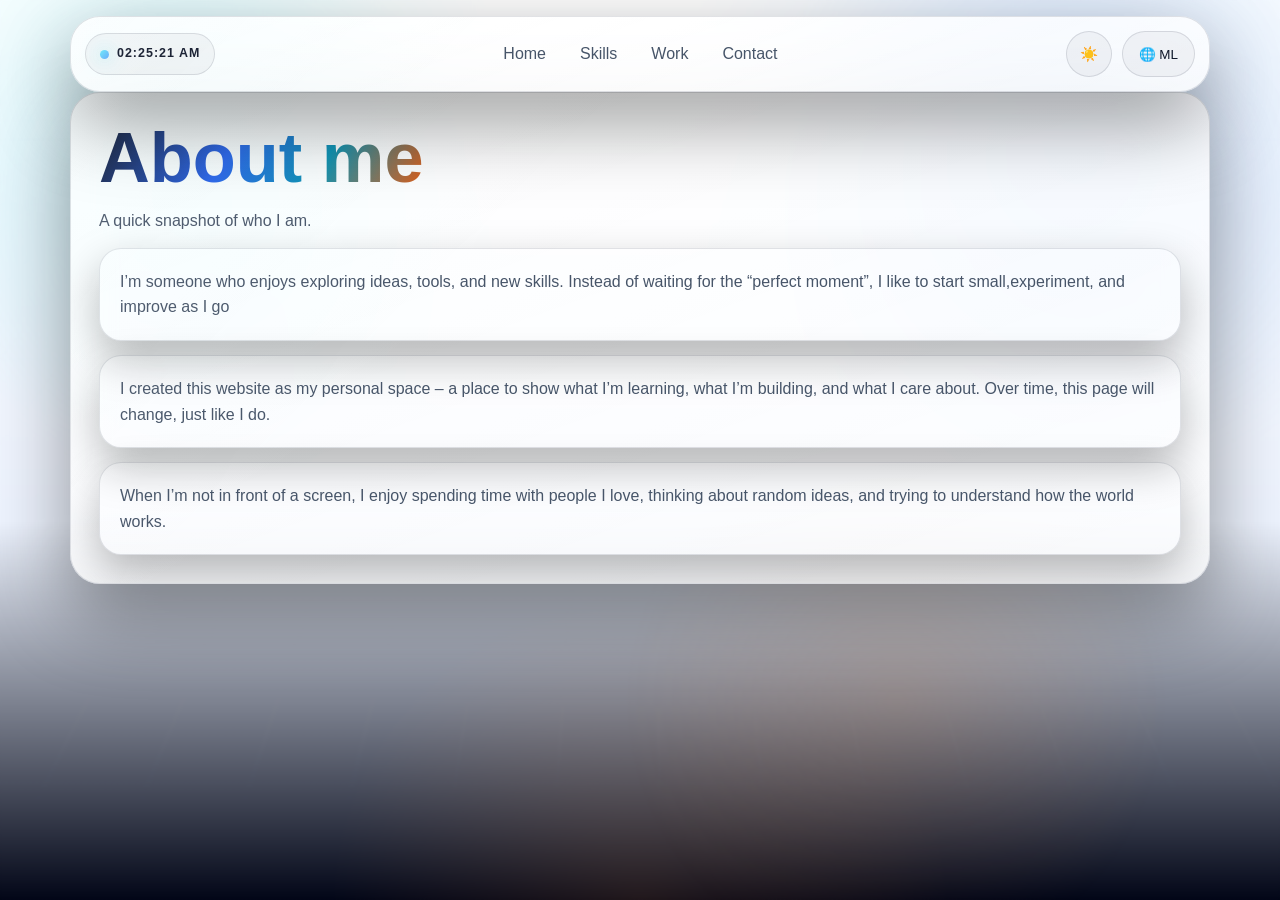
<file: about.html>
<!DOCTYPE html>
<html lang="en">
<head>
  <meta charset="UTF-8"><title>About | Mohammed Irshad VK</title>
  <meta name="viewport" content="width=device-width, initial-scale=1, viewport-fit=cover">
  <link rel="icon" type="image/png" sizes="192x192" href="icon-192.png">
  <link rel="stylesheet" href="site.css">
</head>
<body>
  <div class="menu-overlay" id="menuOverlay"></div>
  <aside class="menu-panel" id="menuPanel"><div class="menu-top"><div class="menu-title">Menu</div><button type="button" class="ghost-btn" id="menuClose">✕</button></div><div class="menu-links"><a href="index.html" class="mobile-link" data-menu-link><span>Home</span></a><a href="skills.html" class="mobile-link" data-menu-link><span>Skills</span></a><a href="work.html" class="mobile-link" data-menu-link><span>Work</span></a><a href="contact.html" class="mobile-link" data-menu-link><span>Contact</span></a></div></aside>
  <div class="bg-orbit"></div><div class="bg-grid"></div><div class="bg-fog"></div>
  <div class="page">
    <header class="site-header panel">
      <div class="logo"><span class="time-dot"></span><span id="live-time">--:--:--</span></div>
      <nav class="desktop-nav"><a class="nav-link" href="index.html">Home</a><a class="nav-link" href="skills.html">Skills</a><a class="nav-link" href="work.html">Work</a><a class="nav-link" href="contact.html">Contact</a></nav>
      <div class="header-actions"><button id="themeToggle" class="ghost-btn" type="button">🌙</button><button id="langToggle" class="ghost-btn lang-btn" type="button">🌐 ML</button><button type="button" class="ghost-btn" id="menuToggle"><span class="menu-icon"><span></span><span></span><span></span></span></button></div>
    </header>
    <main>
      <section class="panel content-stack" style="padding:28px">
        <h1 class="page-title"><span class="accent" data-i18n="about_title">About me</span></h1>
        <p class="page-subtitle" data-i18n="about_subtitle">A quick snapshot of who I am.</p>
        <div class="about-card"><p data-i18n="about_p1">I’m someone who enjoys exploring ideas, tools, and new skills. Instead of waiting for the “perfect moment”, I like to start small,experiment, and improve as I go</p></div>
        <div class="about-card"><p data-i18n="about_p2">I created this website as my personal space – a place to show what I’m learning, what I’m building, and what I care about. Over time, this page will change, just like I do.</p></div>
        <div class="about-card"><p data-i18n="about_p3">When I’m not in front of a screen, I enjoy spending time with people I love, thinking about random ideas, and trying to understand how the world works.</p></div>
      </section>
    </main>
  </div>
  <script src="lang.js"></script><script src="site.js"></script><script src="page-transition.js"></script>
</body>
</html>
</file>
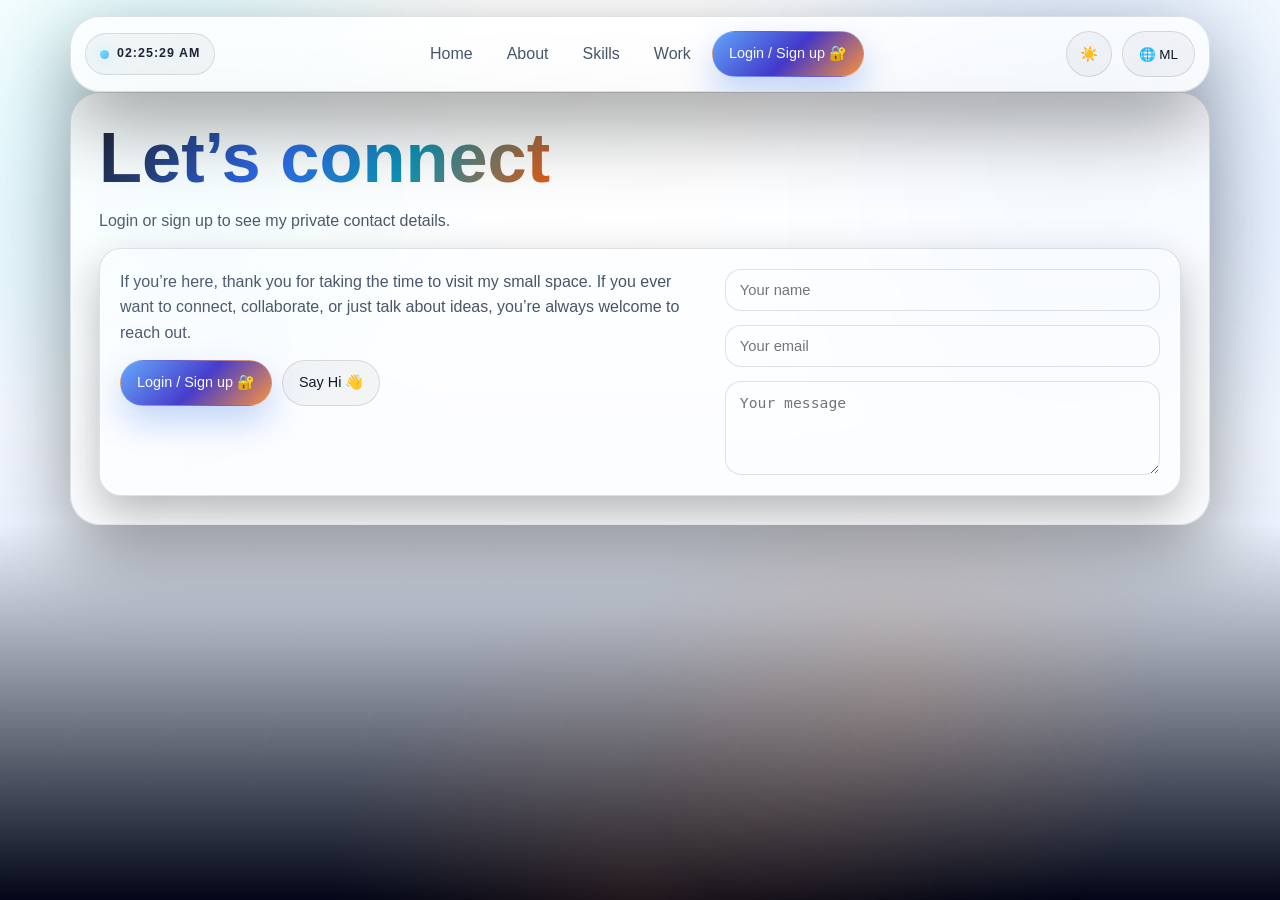
<file: contact.html>
<!DOCTYPE html>
<html lang="en">
<head>
  <meta charset="UTF-8"><title>Contact | Mohammed Irshad VK</title>
  <meta name="viewport" content="width=device-width, initial-scale=1, viewport-fit=cover">
  <link rel="icon" type="image/png" sizes="192x192" href="icon-192.png">
  <link rel="stylesheet" href="site.css">
</head>
<body>
  <div class="menu-overlay" id="menuOverlay"></div>
  <aside class="menu-panel" id="menuPanel"><div class="menu-top"><div class="menu-title">Menu</div><button type="button" class="ghost-btn" id="menuClose">✕</button></div><div class="menu-links"><a href="index.html" class="mobile-link" data-menu-link><span>Home</span></a><a href="about.html" class="mobile-link" data-menu-link><span>About</span></a><a href="skills.html" class="mobile-link" data-menu-link><span>Skills</span></a><a href="work.html" class="mobile-link" data-menu-link><span>Work</span></a><a href="auth.html" class="mobile-link"><span>Login / Sign up 🔐</span></a></div></aside>
  <div class="bg-orbit"></div><div class="bg-grid"></div><div class="bg-fog"></div>
  <div class="page">
    <header class="site-header panel">
      <div class="logo"><span class="time-dot"></span><span id="live-time">--:--:--</span></div>
      <nav class="desktop-nav"><a class="nav-link" href="index.html">Home</a><a class="nav-link" href="about.html">About</a><a class="nav-link" href="skills.html">Skills</a><a class="nav-link" href="work.html">Work</a><a href="auth.html" class="primary-btn">Login / Sign up 🔐</a></nav>
      <div class="header-actions"><button id="themeToggle" class="ghost-btn" type="button">🌙</button><button id="langToggle" class="ghost-btn lang-btn" type="button">🌐 ML</button><button type="button" class="ghost-btn" id="menuToggle"><span class="menu-icon"><span></span><span></span><span></span></span></button></div>
    </header>
    <main>
      <section class="panel content-stack" style="padding:28px">
        <h1 class="page-title"><span class="accent" data-i18n="contact_title">Let’s connect</span></h1>
        <p class="page-subtitle" data-i18n="contact_subtitle">Login or sign up to see my private contact details.</p>
        <div class="contact-card">
          <div class="content-stack">
            <p data-i18n="contact_text">If you’re here, thank you for taking the time to visit my small space. If you ever want to connect, collaborate, or just talk about ideas, you’re always welcome to reach out.</p>
            <div class="social-buttons">
              <a href="auth.html" class="primary-btn">Login / Sign up 🔐</a>
              <button type="button" class="ghost-btn" onclick="showSayHi()">Say Hi 👋</button>
            </div>
          </div>
          <div class="contact-fields">
            <input class="input" type="text" placeholder="Your name">
            <input class="input" type="email" placeholder="Your email">
            <textarea class="input" rows="4" placeholder="Your message"></textarea>
          </div>
        </div>
      </section>
    </main>
  </div>
  <script src="lang.js"></script><script src="site.js"></script><script src="page-transition.js"></script><script src="sayhi-ui.js"></script>
  <script>
    let audioCtx;function vibrateHi(){if("vibrate" in navigator){navigator.vibrate([60,30,120])}}function playHiSound(){if(!audioCtx){audioCtx=new (window.AudioContext||window.webkitAudioContext)()}if(audioCtx.state==="suspended"){audioCtx.resume()}const osc=audioCtx.createOscillator();const gain=audioCtx.createGain();osc.type="sine";osc.frequency.value=660;gain.gain.setValueAtTime(.15,audioCtx.currentTime);gain.gain.exponentialRampToValueAtTime(.001,audioCtx.currentTime+.35);osc.connect(gain);gain.connect(audioCtx.destination);osc.start();osc.stop(audioCtx.currentTime+.35)}
    function showSayHi(){const hour=new Date().getHours();const lang=navigator.language||"en";const isMalayalam=lang.startsWith("ml");let greeting="Hello 👋";if(isMalayalam){if(hour>=5&&hour<12)greeting="സുപ്രഭാതം ☀️ സുഖമാണോ?";else if(hour>=12&&hour<17)greeting="ശുഭ ഉച്ച 🌼 സുഖമാണോ?";else if(hour>=17&&hour<21)greeting="സന്ധ്യാവന്ദനം 🌆 സുഖമാണോ?";else greeting="ശുഭരാത്രി 🌙"}else{if(hour>=5&&hour<12)greeting="Good morning ☀️";else if(hour>=12&&hour<17)greeting="Good afternoon 😊";else if(hour>=17&&hour<21)greeting="Good evening 🌆";else greeting="Good night 🌙"}playHiSound();vibrateHi();const allowed=window.showSayHiUI?window.showSayHiUI(greeting):true;if(!allowed)return;const message=encodeURIComponent(`${greeting} Irshad 👋 I just visited your website!`);const phone="919847355952";const isMobile=/Android|iPhone|iPad|iPod/i.test(navigator.userAgent);window.location.href=isMobile?`https://wa.me/${phone}?text=${message}`:`https://web.whatsapp.com/send?phone=${phone}&text=${message}`}
  </script>
</body>
</html>
</file>
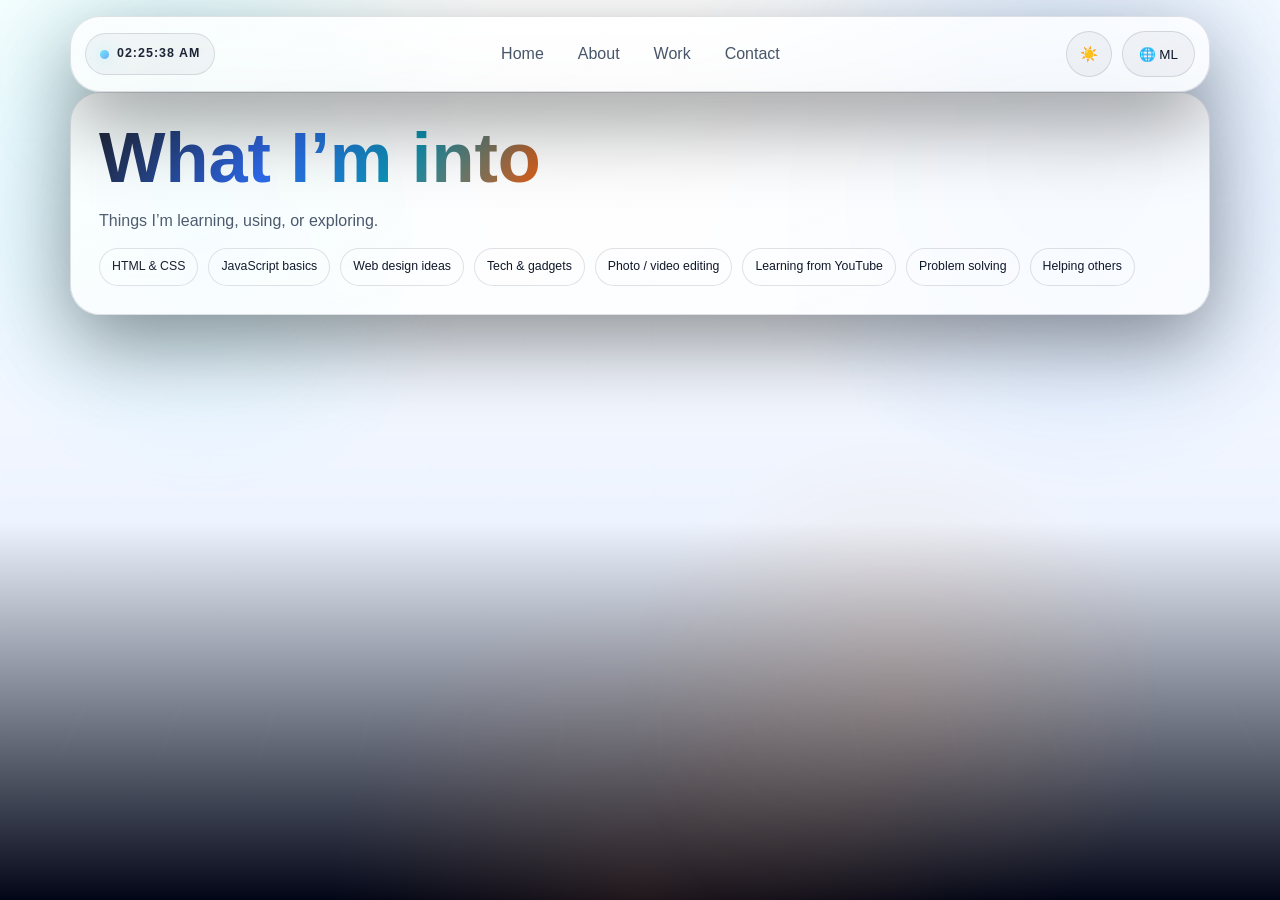
<file: skills.html>
<!DOCTYPE html>
<html lang="en">
<head>
  <meta charset="UTF-8"><title>Skills | Mohammed Irshad VK</title>
  <meta name="viewport" content="width=device-width, initial-scale=1, viewport-fit=cover">
  <link rel="icon" type="image/png" sizes="192x192" href="icon-192.png">
  <link rel="stylesheet" href="site.css">
</head>
<body>
  <div class="menu-overlay" id="menuOverlay"></div>
  <aside class="menu-panel" id="menuPanel"><div class="menu-top"><div class="menu-title">Menu</div><button type="button" class="ghost-btn" id="menuClose">✕</button></div><div class="menu-links"><a href="index.html" class="mobile-link" data-menu-link><span>Home</span></a><a href="about.html" class="mobile-link" data-menu-link><span>About</span></a><a href="work.html" class="mobile-link" data-menu-link><span>Work</span></a><a href="contact.html" class="mobile-link" data-menu-link><span>Contact</span></a></div></aside>
  <div class="bg-orbit"></div><div class="bg-grid"></div><div class="bg-fog"></div>
  <div class="page">
    <header class="site-header panel">
      <div class="logo"><span class="time-dot"></span><span id="live-time">--:--:--</span></div>
      <nav class="desktop-nav"><a class="nav-link" href="index.html">Home</a><a class="nav-link" href="about.html">About</a><a class="nav-link" href="work.html">Work</a><a class="nav-link" href="contact.html">Contact</a></nav>
      <div class="header-actions"><button id="themeToggle" class="ghost-btn" type="button">🌙</button><button id="langToggle" class="ghost-btn lang-btn" type="button">🌐 ML</button><button type="button" class="ghost-btn" id="menuToggle"><span class="menu-icon"><span></span><span></span><span></span></span></button></div>
    </header>
    <main>
      <section class="panel content-stack" style="padding:28px">
        <h1 class="page-title"><span class="accent" data-i18n="skills_title">What I’m into</span></h1>
        <p class="page-subtitle" data-i18n="skills_subtitle">Things I’m learning, using, or exploring.</p>
        <div class="pill-grid">
          <span class="skill-pill">HTML & CSS</span><span class="skill-pill">JavaScript basics</span><span class="skill-pill">Web design ideas</span><span class="skill-pill">Tech & gadgets</span><span class="skill-pill">Photo / video editing</span><span class="skill-pill">Learning from YouTube</span><span class="skill-pill">Problem solving</span><span class="skill-pill">Helping others</span>
        </div>
      </section>
    </main>
  </div>
  <script src="lang.js"></script><script src="site.js"></script><script src="page-transition.js"></script>
</body>
</html>
</file>
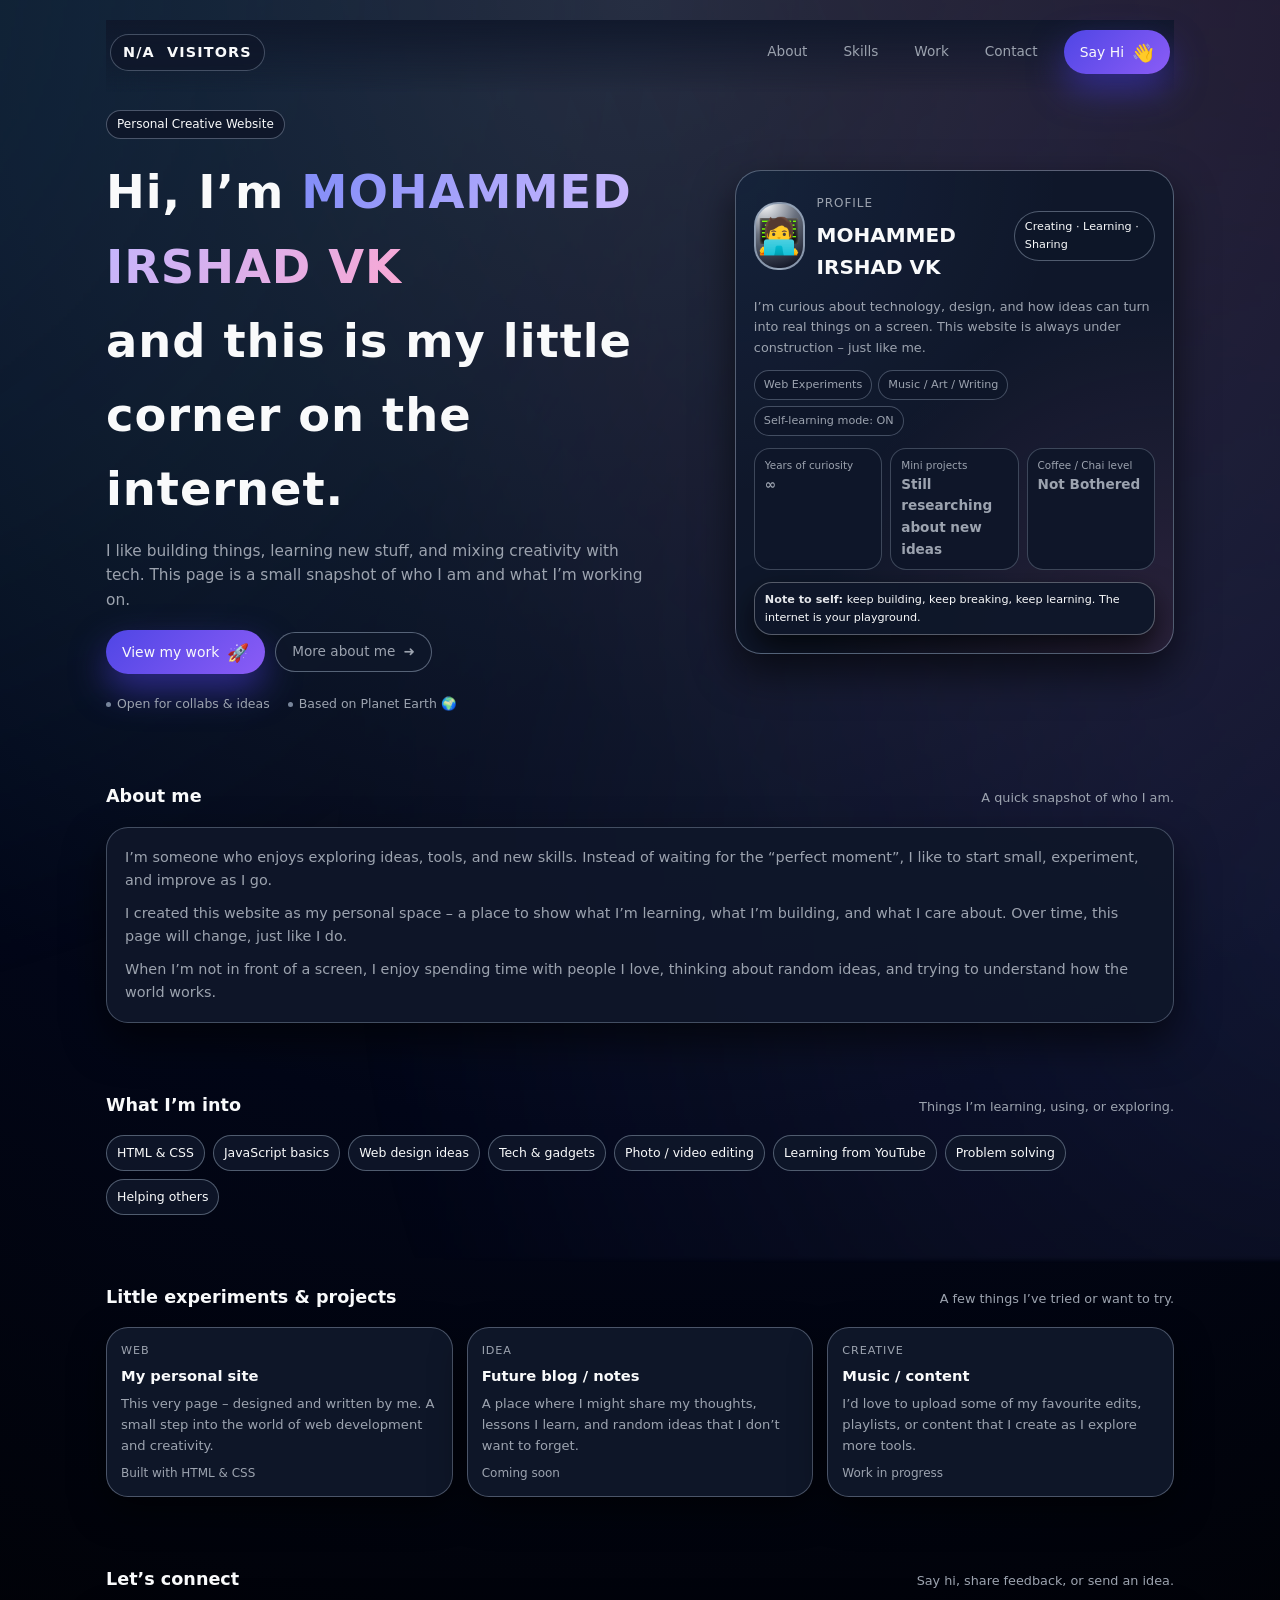
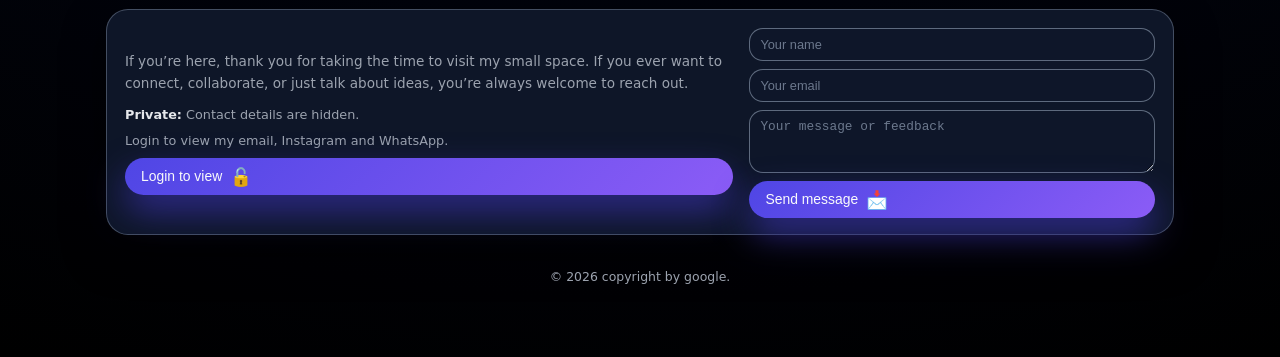
<file: website.html>
<!DOCTYPE html>
<html lang="en">
<head>
  <meta charset="UTF-8" />
  <title>irshadvkiomp</title>
  <meta name="viewport" content="width=device-width, initial-scale=1" />
  <style>
    :root {
      --bg: #050816;
      --bg-alt: #0b1020;
      --accent: #7c3aed;
      --accent-soft: rgba(124, 58, 237, 0.18);
      --text: #f9fafb;
      --muted: #9ca3af;
      --card: rgba(15, 23, 42, 0.9);
      --radius-xl: 22px;
      --shadow-soft: 0 18px 40px rgba(0, 0, 0, 0.6);
    }

    * {
      box-sizing: border-box;
      margin: 0;
      padding: 0;
    }

    body {
      font-family: system-ui, -apple-system, BlinkMacSystemFont, "Segoe UI",
        sans-serif;
      background: radial-gradient(circle at top, #1e293b 0, #020617 55%, #000 100%);
      color: var(--text);
      min-height: 100vh;
      line-height: 1.6;
      scroll-behavior: smooth;
    }

    /* Subtle animated gradient overlay */
    .gradient-orbit {
      position: fixed;
      inset: -40%;
      background:
        radial-gradient(circle at 10% 20%, rgba(56, 189, 248, 0.12) 0, transparent 45%),
        radial-gradient(circle at 80% 10%, rgba(244, 114, 182, 0.12) 0, transparent 50%),
        radial-gradient(circle at 80% 80%, rgba(129, 140, 248, 0.14) 0, transparent 45%);
      opacity: 0.9;
      pointer-events: none;
      z-index: -1;
      filter: blur(2px);
      animation: floatGlow 24s ease-in-out infinite alternate;
    }

    @keyframes floatGlow {
      0% { transform: translate3d(0, 0, 0) scale(1); }
      50% { transform: translate3d(-20px, 10px, 0) scale(1.05); }
      100% { transform: translate3d(20px, -15px, 0) scale(1.03); }
    }

    .page {
      max-width: 1100px;
      margin: 0 auto;
      padding: 20px 16px 60px;
    }

    header {
      display: flex;
      align-items: center;
      justify-content: space-between;
      padding: 10px 4px 18px;
      backdrop-filter: blur(18px);
      background: linear-gradient(to bottom, rgba(15, 23, 42, 0.9), transparent);
      z-index: 10;
    }

    .logo {
      font-weight: 700;
      letter-spacing: 0.08em;
      font-size: 0.9rem;
      text-transform: uppercase;
      padding: 6px 12px;
      border-radius: 999px;
      border: 1px solid rgba(148, 163, 184, 0.4);
      background: rgba(15, 23, 42, 0.8);
      display: inline-flex;
      align-items: center;
      gap: 6px;
    }

    .logo-dot {
      width: 8px;
      height: 8px;
      border-radius: 999px;
      background: radial-gradient(circle, #22c55e 0, #16a34a 40%, #052e16 100%);
      box-shadow: 0 0 14px rgba(34, 197, 94, 0.8);
    }

    nav {
      display: flex;
      gap: 16px;
      align-items: center;
      font-size: 0.85rem;
    }

    nav a {
      color: var(--muted);
      text-decoration: none;
      padding: 6px 10px;
      border-radius: 999px;
      transition: 0.2s;
    }

    nav a:hover {
      color: var(--text);
      background: rgba(15, 23, 42, 0.8);
    }

    .primary-btn {
      border-radius: 999px;
      padding: 8px 16px;
      border: none;
      cursor: pointer;
      font-size: 0.87rem;
      font-weight: 500;
      background: linear-gradient(135deg, #4f46e5, #8b5cf6);
      color: #f9fafb;
      box-shadow: 0 16px 35px rgba(55, 48, 163, 0.8);
      display: inline-flex;
      align-items: center;
      gap: 8px;
      text-decoration: none;
    }

    .primary-btn span.icon {
      font-size: 1.1rem;
      transform: translateY(1px);
    }

    main {
      margin-top: 8px;
      display: flex;
      flex-direction: column;
      gap: 48px;
    }

    /* Hero */
    .hero {
      display: grid;
      grid-template-columns: minmax(0, 3fr) minmax(0, 2.2fr);
      gap: 30px;
      align-items: center;
      margin-top: 10px;
    }

    .hero-badge {
      display: inline-flex;
      align-items: center;
      gap: 8px;
      font-size: 0.75rem;
      padding: 4px 10px;
      border-radius: 999px;
      border: 1px solid rgba(148, 163, 184, 0.45);
      background: rgba(15, 23, 42, 0.9);
      margin-bottom: 16px;
    }

    .hero-badge-pill {
      padding: 3px 8px;
      border-radius: 999px;
      background: rgba(52, 211, 153, 0.12);
      font-size: 0.7rem;
      border: 1px solid rgba(52, 211, 153, 0.4);
    }

    .hero-title {
      font-size: clamp(2.1rem, 4vw, 2.9rem);
      font-weight: 700;
      letter-spacing: 0.02em;
      margin-bottom: 12px;
    }

    .hero-title span.accent {
      background: linear-gradient(120deg, #818cf8, #c4b5fd, #f9a8d4);
      -webkit-background-clip: text;
      color: transparent;
    }

    .hero-subtitle {
      font-size: 0.96rem;
      color: var(--muted);
      max-width: 34rem;
      margin-bottom: 18px;
    }

    .hero-actions {
      display: flex;
      flex-wrap: wrap;
      gap: 10px;
      align-items: center;
      margin-bottom: 20px;
    }

    .ghost-btn {
      border-radius: 999px;
      padding: 8px 16px;
      border: 1px solid rgba(148, 163, 184, 0.55);
      background: rgba(15, 23, 42, 0.85);
      color: var(--muted);
      font-size: 0.85rem;
      display: inline-flex;
      align-items: center;
      gap: 8px;
      text-decoration: none;
    }

    .ghost-btn:hover {
      color: var(--text);
      border-color: rgba(148, 163, 184, 0.9);
    }

    .hero-meta {
      display: flex;
      flex-wrap: wrap;
      gap: 18px;
      font-size: 0.78rem;
      color: var(--muted);
      margin-top: 6px;
    }

    .hero-meta span {
      display: inline-flex;
      align-items: center;
      gap: 6px;
    }

    .hero-meta-dot {
      width: 5px;
      height: 5px;
      border-radius: 999px;
      background: rgba(148, 163, 184, 0.8);
    }

    /* Hero right card */
    .hero-card {
      border-radius: 26px;
      background: radial-gradient(circle at top left, rgba(96, 165, 250, 0.08), transparent 50%),
                  radial-gradient(circle at bottom right, rgba(244, 114, 182, 0.12), transparent 55%),
                  rgba(15, 23, 42, 0.92);
      padding: 18px 18px 18px;
      box-shadow: var(--shadow-soft);
      border: 1px solid rgba(148, 163, 184, 0.5);
      position: relative;
      overflow: hidden;
    }

    .hero-avatar {
      width: 68px;
      height: 68px;
      border-radius: 24px;
      background: radial-gradient(circle at 20% 0, #f9fafb 0, #6b7280 42%, #020617 100%);
      border: 2px solid rgba(148, 163, 184, 0.9);
      display: flex;
      align-items: center;
      justify-content: center;
      font-size: 2.2rem;
    }

    .hero-card-header {
      display: flex;
      justify-content: space-between;
      align-items: center;
      margin-bottom: 14px;
    }

    .hero-name-block span.label {
      font-size: 0.75rem;
      text-transform: uppercase;
      color: var(--muted);
      letter-spacing: 0.08em;
    }

    .hero-name-block h2 {
      font-size: 1.25rem;
      margin-top: 4px;
    }

    .hero-tag-chip {
      font-size: 0.7rem;
      padding: 6px 10px;
      border-radius: 999px;
      background: rgba(15, 23, 42, 0.85);
      border: 1px solid rgba(148, 163, 184, 0.5);
    }

    .hero-card-body {
      margin-top: 12px;
      font-size: 0.8rem;
      color: var(--muted);
    }

    .hero-pill-row {
      display: flex;
      flex-wrap: wrap;
      gap: 6px;
      margin: 12px 0;
    }

    .hero-pill {
      padding: 5px 9px;
      border-radius: 999px;
      background: rgba(15, 23, 42, 0.9);
      border: 1px solid rgba(148, 163, 184, 0.4);
      font-size: 0.7rem;
    }

    .stat-row {
      display: grid;
      grid-template-columns: repeat(3, minmax(0, 1fr));
      gap: 8px;
      margin-top: 4px;
    }

    .stat {
      padding: 8px 10px;
      border-radius: 16px;
      background: rgba(15, 23, 42, 0.95);
      border: 1px solid rgba(148, 163, 184, 0.35);
    }

    .stat-label {
      font-size: 0.65rem;
      color: var(--muted);
    }

    .stat-value {
      font-size: 0.85rem;
      font-weight: 600;
    }

    .hero-floating-badge {
  position: relative;
  margin-top: 12px;
  font-size: 0.7rem;
  padding: 8px 10px;
  border-radius: 18px;
  background: rgba(15, 23, 42, 0.96);
  border: 1px solid rgba(248, 250, 252, 0.3);
  box-shadow: 0 14px 30px rgba(0, 0, 0, 0.7);
  max-width: 100%;
}


    .hero-floating-badge b {
      color: #e5e7eb;
    }

    /* Sections */
    section {
      margin-top: 20px;
      scroll-margin-top: 90px;
    }

    .section-header {
      display: flex;
      align-items: baseline;
      justify-content: space-between;
      margin-bottom: 16px;
      gap: 10px;
    }

    .section-title {
      font-size: 1.1rem;
      font-weight: 600;
    }

    .section-subtitle {
      font-size: 0.8rem;
      color: var(--muted);
    }

    /* About */
    .about-card {
      border-radius: var(--radius-xl);
      background: rgba(15, 23, 42, 0.95);
      border: 1px solid rgba(148, 163, 184, 0.4);
      padding: 18px 18px;
      box-shadow: var(--shadow-soft);
      font-size: 0.9rem;
      color: var(--muted);
    }

    .about-card p + p {
      margin-top: 10px;
    }

    /* Skills */
    .pill-grid {
      display: flex;
      flex-wrap: wrap;
      gap: 8px;
    }

    .skill-pill {
      padding: 7px 10px;
      border-radius: 999px;
      border: 1px solid rgba(148, 163, 184, 0.5);
      background: rgba(15, 23, 42, 0.9);
      font-size: 0.78rem;
    }

    /* Projects */
    .grid {
      display: grid;
      grid-template-columns: repeat(3, minmax(0, 1fr));
      gap: 14px;
    }

    .card {
      border-radius: var(--radius-xl);
      background: rgba(15, 23, 42, 0.96);
      padding: 14px 14px 12px;
      border: 1px solid rgba(148, 163, 184, 0.45);
      box-shadow: 0 14px 34px rgba(0, 0, 0, 0.55);
      font-size: 0.82rem;
    }

    .card-tag {
      font-size: 0.7rem;
      color: var(--muted);
      margin-bottom: 4px;
      text-transform: uppercase;
      letter-spacing: 0.08em;
    }

    .card-title {
      font-size: 0.92rem;
      font-weight: 600;
      margin-bottom: 6px;
    }

    .card p {
      color: var(--muted);
      margin-bottom: 8px;
    }

    .card-footer {
      display: flex;
      justify-content: space-between;
      align-items: center;
      font-size: 0.75rem;
      color: var(--muted);
      margin-top: 4px;
    }

    .card-footer a {
      text-decoration: none;
      color: #c4b5fd;
      font-size: 0.75rem;
    }

    /* Contact */
    .contact-card {
      border-radius: var(--radius-xl);
      background: rgba(15, 23, 42, 0.96);
      border: 1px solid rgba(148, 163, 184, 0.4);
      padding: 18px 18px 16px;
      display: grid;
      grid-template-columns: minmax(0, 3fr) minmax(0, 2fr);
      gap: 16px;
      align-items: center;
      box-shadow: var(--shadow-soft);
      font-size: 0.85rem;
    }

    .contact-card p {
      color: var(--muted);
      margin-bottom: 10px;
    }

    .contact-meta {
      display: flex;
      flex-direction: column;
      gap: 6px;
      font-size: 0.8rem;
      color: var(--muted);
    }

    .contact-meta span b {
      color: #e5e7eb;
    }

    .contact-fields {
      display: flex;
      flex-direction: column;
      gap: 8px;
    }

    .input {
      width: 100%;
      border-radius: 14px;
      border: 1px solid rgba(148, 163, 184, 0.6);
      background: rgba(15, 23, 42, 0.9);
      padding: 8px 10px;
      font-size: 0.8rem;
      color: var(--text);
      outline: none;
    }

    .input::placeholder {
      color: rgba(148, 163, 184, 0.7);
    }

    .input:focus {
      border-color: #a855f7;
      box-shadow: 0 0 0 1px rgba(168, 85, 247, 0.7);
    }

    footer {
      margin-top: 32px;
      font-size: 0.78rem;
      color: var(--muted);
      text-align: center;
      padding-bottom: 10px;
    }

    footer a {
      color: #a855f7;
      text-decoration: none;
    }

    /* Responsive */
    @media (max-width: 840px) {
      .hero {
        grid-template-columns: minmax(0, 1fr);
      }
      .hero-card {
        order: -1;
      }
      .hero-floating-badge {
        display: none;
      }
      .grid {
        grid-template-columns: repeat(2, minmax(0, 1fr));
      }
      .contact-card {
        grid-template-columns: minmax(0, 1fr);
      }
    }

    @media (max-width: 640px) {
      header {
        flex-direction: row;
        gap: 10px;
      }
      nav {
        display: none; /* keep header clean on very small screens */
      }
      .page {
        padding-inline: 14px;
      }
      .grid {
        grid-template-columns: minmax(0, 1fr);
      }
      .hero-subtitle {
        font-size: 0.9rem;
      }
      .contact-card {
        padding: 14px 14px 12px;
      }
    }
  </style>
</head>
<body>
  <div class="gradient-orbit"></div>

  <div class="page">
    <header>
      <div class="logo">
  <span id="viewer-count" style="margin-right:6px;">0</span>
  <span>Visitors</span>
</div>
      <nav>
        <a href="#about">About</a>
        <a href="#skills">Skills</a>
        <a href="#projects">Work</a>
        <a href="#contact">Contact</a>
        <a href="#contact" class="primary-btn">
          Say Hi <span class="icon">👋</span>
        </a>
      </nav>
    </header>

    <main>
      <!-- HERO -->
      <section class="hero">
        <div>
          <div class="hero-badge">
            <span> Personal Creative Website</span>
          </div>
          <h1 class="hero-title">
            Hi, I’m <span class="accent">MOHAMMED IRSHAD VK</span> <br />
            and this is my little corner on the internet.
          </h1>
          <p class="hero-subtitle">
            I like building things, learning new stuff, and mixing creativity with tech.
            This page is a small snapshot of who I am and what I’m working on.
          </p>
          <div class="hero-actions">
            <a href="#projects" class="primary-btn">
              View my work <span class="icon">🚀</span>
            </a>
            <a href="#about" class="ghost-btn">
              More about me <span class="icon">➜</span>
            </a>
          </div>
          <div class="hero-meta">
            <span><span class="hero-meta-dot"></span> Open for collabs & ideas</span>
            <span><span class="hero-meta-dot"></span> Based on Planet Earth 🌍</span>
          </div>
        </div>

        <aside class="hero-card">
          <div class="hero-card-header">
            <div style="display:flex; align-items:center; gap:12px;">
              <div class="hero-avatar">
                <span>🧑‍💻</span>
              </div>
              <div class="hero-name-block">
                <span class="label">Profile</span>
                <h2>MOHAMMED IRSHAD VK</h2>
              </div>
            </div>
            <div class="hero-tag-chip">
              Creating · Learning · Sharing
            </div>
          </div>
          <div class="hero-card-body">
            <p>
              I’m curious about technology, design, and how ideas can turn into real
              things on a screen. This website is always under construction – just like me.
            </p>
            <div class="hero-pill-row">
              <span class="hero-pill">Web Experiments</span>
              <span class="hero-pill">Music / Art / Writing</span>
              <span class="hero-pill">Self-learning mode: ON</span>
            </div>
            <div class="stat-row">
              <div class="stat">
                <div class="stat-label">Years of curiosity</div>
                <div class="stat-value">∞</div>
              </div>
              <div class="stat">
                <div class="stat-label">Mini projects</div>
                <div class="stat-value">Still researching about new ideas</div>
              </div>
              <div class="stat">
                <div class="stat-label">Coffee / Chai level</div>
                <div class="stat-value">Not Bothered</div>
              </div>
            </div>
          </div>
          <div class="hero-floating-badge">
            <b>Note to self:</b> keep building, keep breaking,
            keep learning. The internet is your playground.
          </div>
        </aside>
      </section>

      <!-- ABOUT -->
      <section id="about">
        <div class="section-header">
          <h2 class="section-title">About me</h2>
          <p class="section-subtitle">A quick snapshot of who I am.</p>
        </div>
        <div class="about-card">
          <p>
            I’m someone who enjoys exploring ideas, tools, and new skills.
            Instead of waiting for the “perfect moment”, I like to start small,
            experiment, and improve as I go.
          </p>
          <p>
            I created this website as my personal space – a place to show what
            I’m learning, what I’m building, and what I care about. Over time,
            this page will change, just like I do.
          </p>
          <p>
            When I’m not in front of a screen, I enjoy spending time with people I love,
            thinking about random ideas, and trying to understand how the world works.
          </p>
        </div>
      </section>

      <!-- SKILLS -->
      <section id="skills">
        <div class="section-header">
          <h2 class="section-title">What I’m into</h2>
          <p class="section-subtitle">Things I’m learning, using, or exploring.</p>
        </div>
        <div class="pill-grid">
          <span class="skill-pill">HTML & CSS</span>
          <span class="skill-pill">JavaScript basics</span>
          <span class="skill-pill">Web design ideas</span>
          <span class="skill-pill">Tech & gadgets</span>
          <span class="skill-pill">Photo / video editing</span>
          <span class="skill-pill">Learning from YouTube</span>
          <span class="skill-pill">Problem solving</span>
          <span class="skill-pill">Helping others</span>
        </div>
      </section>

      <!-- PROJECTS -->
      <section id="projects">
        <div class="section-header">
          <h2 class="section-title">Little experiments & projects</h2>
          <p class="section-subtitle">A few things I’ve tried or want to try.</p>
        </div>
        <div class="grid">
          <article class="card">
            <div class="card-tag">Web</div>
            <h3 class="card-title">My personal site</h3>
            <p>
              This very page – designed and written by me.
              A small step into the world of web development and creativity.
            </p>
            <div class="card-footer">
              <span>Built with HTML & CSS</span>
            </div>
          </article>

          <article class="card">
            <div class="card-tag">Idea</div>
            <h3 class="card-title">Future blog / notes</h3>
            <p>
              A place where I might share my thoughts, lessons I learn,
              and random ideas that I don’t want to forget.
            </p>
            <div class="card-footer">
              <span>Coming soon</span>
            </div>
          </article>

          <article class="card">
            <div class="card-tag">Creative</div>
            <h3 class="card-title">Music / content</h3>
            <p>
              I’d love to upload some of my favourite edits, playlists, or content
              that I create as I explore more tools.
            </p>
            <div class="card-footer">
              <span>Work in progress</span>
            </div>
          </article>
        </div>
      </section>

      <!-- CONTACT -->
      <section id="contact">
        <div class="section-header">
          <h2 class="section-title">Let’s connect</h2>
          <p class="section-subtitle">Say hi, share feedback, or send an idea.</p>
        </div>
        <div class="contact-card">
          <div>
            <p>
              If you’re here, thank you for taking the time to visit my small space.
              If you ever want to connect, collaborate, or just talk about ideas,
              you’re always welcome to reach out.
            </p>
            <!-- Locked message (shown first) -->
<div id="contact-locked" class="contact-meta">
  <span><b>Private:</b> Contact details are hidden.</span>
  <span>Login to view my email, Instagram and WhatsApp.</span>
  <button class="primary-btn" type="button" onclick="revealContacts()">
    Login to view <span class="icon">🔓</span>
  </button>
</div>

<!-- Real contact details (hidden by default) -->
<div id="contact-protected" class="contact-meta" style="display: none;">
  <span><b>Email:</b> yourrealmail@example.com</span>
  <span><b>Instagram:</b> @your_real_insta</span>
  <span><b>WhatsApp:</b> +91-XXXXXXXXXX</span>
</div>

          </div>
          <form class="contact-fields" action="https://formsubmit.co/irshadvkiomp@gmail.com" method="POST">
  <input class="input" type="text" name="name" placeholder="Your name" required />
  <input class="input" type="email" name="email" placeholder="Your email" required />
  <textarea class="input" name="message" rows="3" placeholder="Your message or feedback" required></textarea>

  <!-- optional hidden settings -->
  <input type="hidden" name="_captcha" value="false">
  <input type="hidden" name="_subject" value="New message from your website">
  
  <button class="primary-btn" type="submit">
    Send message <span class="icon">📩</span>
  </button>
</form>

        </div>
      </section>
    </main>

    <footer>
      © <span id="year"></span> copyright by google.
    </footer>
  </div>

  <script>
  // Year in footer
  document.getElementById("year").textContent = new Date().getFullYear();

  // Very simple password login (front-end only, NOT fully secure)
  const SECRET_PASSWORD = "irshad123"; // 👈 change this to your own password

  function revealContacts() {
    const pwd = prompt("Enter password to view my contact details:");
    if (pwd === SECRET_PASSWORD) {
      document.getElementById("contact-protected").style.display = "flex";
      document.getElementById("contact-locked").style.display = "none";
    } else if (pwd !== null) {
      alert("Wrong password.");
    }
  }
</script>
<script>
  // Visitor counter using CountAPI (free)
  fetch("https://api.countapi.xyz/hit/your-website-12345/viewcount")
    .then(res => res.json())
    .then(data => {
      document.getElementById("viewer-count").innerText = data.value;
    })
    .catch(() => {
      document.getElementById("viewer-count").innerText = "N/A";
    });
</script>
</body>
</html>
</file>
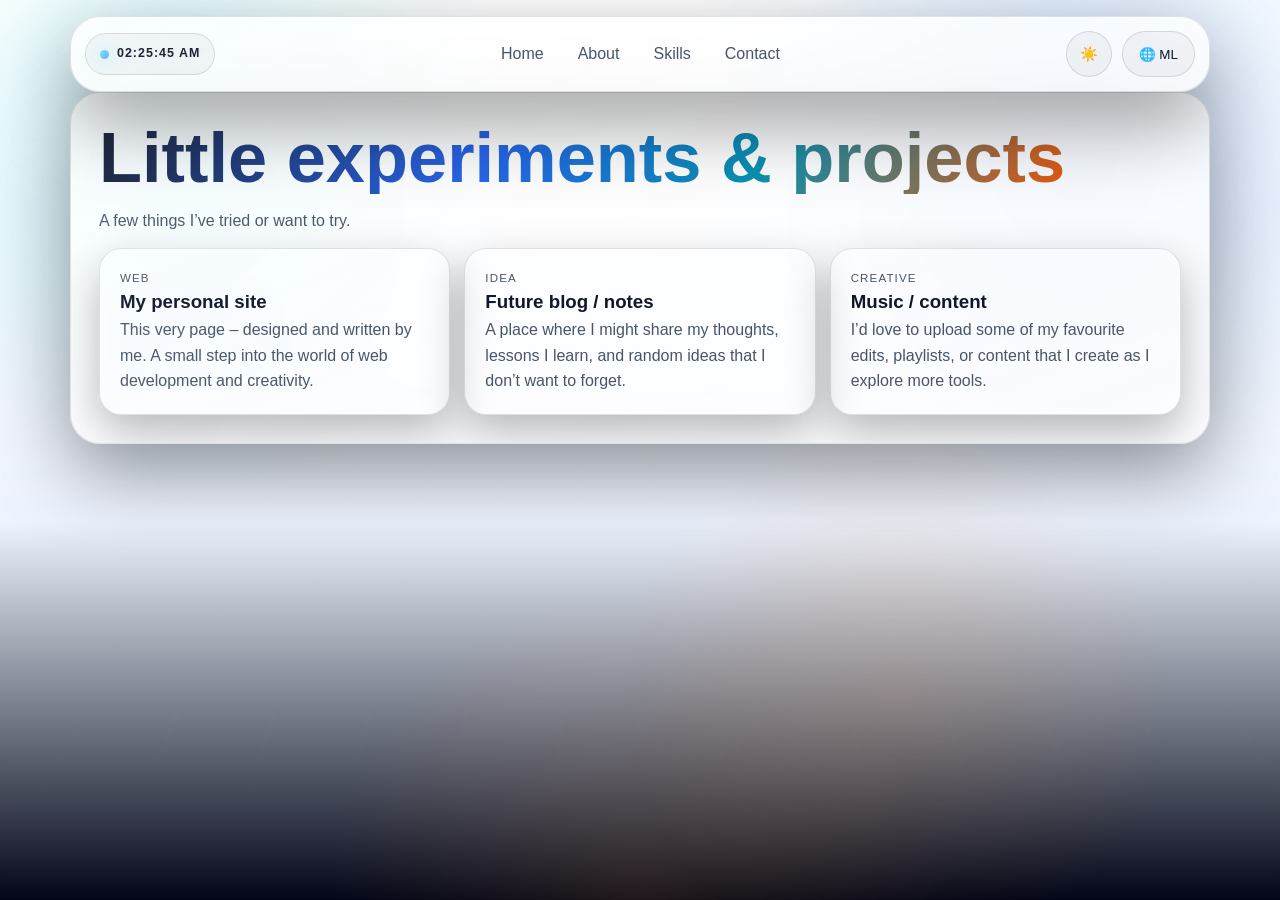
<file: work.html>
<!DOCTYPE html>
<html lang="en">
<head>
  <meta charset="UTF-8"><title>Work | Mohammed Irshad VK</title>
  <meta name="viewport" content="width=device-width, initial-scale=1, viewport-fit=cover">
  <link rel="icon" type="image/png" sizes="192x192" href="icon-192.png">
  <link rel="stylesheet" href="site.css">
</head>
<body>
  <div class="menu-overlay" id="menuOverlay"></div>
  <aside class="menu-panel" id="menuPanel"><div class="menu-top"><div class="menu-title">Menu</div><button type="button" class="ghost-btn" id="menuClose">✕</button></div><div class="menu-links"><a href="index.html" class="mobile-link" data-menu-link><span>Home</span></a><a href="about.html" class="mobile-link" data-menu-link><span>About</span></a><a href="skills.html" class="mobile-link" data-menu-link><span>Skills</span></a><a href="contact.html" class="mobile-link" data-menu-link><span>Contact</span></a></div></aside>
  <div class="bg-orbit"></div><div class="bg-grid"></div><div class="bg-fog"></div>
  <div class="page">
    <header class="site-header panel">
      <div class="logo"><span class="time-dot"></span><span id="live-time">--:--:--</span></div>
      <nav class="desktop-nav"><a class="nav-link" href="index.html">Home</a><a class="nav-link" href="about.html">About</a><a class="nav-link" href="skills.html">Skills</a><a class="nav-link" href="contact.html">Contact</a></nav>
      <div class="header-actions"><button id="themeToggle" class="ghost-btn" type="button">🌙</button><button id="langToggle" class="ghost-btn lang-btn" type="button">🌐 ML</button><button type="button" class="ghost-btn" id="menuToggle"><span class="menu-icon"><span></span><span></span><span></span></span></button></div>
    </header>
    <main>
      <section class="panel content-stack" style="padding:28px">
        <h1 class="page-title"><span class="accent" data-i18n="projects_title">Little experiments & projects</span></h1>
        <p class="page-subtitle" data-i18n="projects_subtitle">A few things I’ve tried or want to try.</p>
        <div class="grid">
          <article class="card"><div class="card-tag">Web</div><h3 class="card-title">My personal site</h3><p>This very page – designed and written by me. A small step into the world of web development and creativity.</p></article>
          <article class="card"><div class="card-tag">Idea</div><h3 class="card-title">Future blog / notes</h3><p>A place where I might share my thoughts, lessons I learn, and random ideas that I don’t want to forget.</p></article>
          <article class="card"><div class="card-tag">Creative</div><h3 class="card-title">Music / content</h3><p>I’d love to upload some of my favourite edits, playlists, or content that I create as I explore more tools.</p></article>
        </div>
      </section>
    </main>
  </div>
  <script src="lang.js"></script><script src="site.js"></script><script src="page-transition.js"></script>
</body>
</html>
</file>
<file: site.css>
:root{--bg:#07111f;--bg2:#0c1830;--surface:rgba(10,20,38,.78);--soft:rgba(255,255,255,.06);--line:rgba(173,193,230,.16);--text:#eff6ff;--muted:#9fb0ca;--a1:#67e8f9;--a2:#60a5fa;--a3:#fb923c;--shadow:0 28px 80px rgba(0,0,0,.42);--shadow2:0 18px 44px rgba(0,0,0,.28)}
body.light{--bg:#eef4ff;--bg2:#fff;--surface:rgba(255,255,255,.78);--soft:rgba(15,23,42,.04);--line:rgba(15,23,42,.12);--text:#0f172a;--muted:#475569}
*{box-sizing:border-box;margin:0;padding:0;-webkit-tap-highlight-color:transparent}
html{scroll-behavior:smooth}
body{min-height:100vh;overflow-x:hidden;font-family:"Trebuchet MS","Segoe UI",sans-serif;color:var(--text);line-height:1.6;background:radial-gradient(circle at 12% 10%,rgba(103,232,249,.16),transparent 25%),radial-gradient(circle at 82% 12%,rgba(96,165,250,.14),transparent 28%),radial-gradient(circle at 50% 100%,rgba(251,146,60,.12),transparent 28%),linear-gradient(180deg,var(--bg2) 0%,var(--bg) 58%,#020617 100%);opacity:0;transform:translateY(18px) scale(.99);transition:.45s ease}
body.page-ready{opacity:1;transform:none}
body.page-leaving{opacity:0;transform:translateY(-12px) scale(.985)}
.page-transition-overlay{position:fixed;inset:0;background:radial-gradient(circle at center,rgba(96,165,250,.08),rgba(2,6,23,.96));pointer-events:none;opacity:0;transition:opacity .42s ease;z-index:99998}
body.page-leaving .page-transition-overlay{opacity:1}
.bg-orbit,.bg-grid,.bg-fog{position:fixed;inset:0;pointer-events:none}
.bg-orbit{z-index:-3;background:radial-gradient(circle at 16% 24%,rgba(103,232,249,.16),transparent 22%),radial-gradient(circle at 85% 18%,rgba(96,165,250,.15),transparent 25%),radial-gradient(circle at 70% 78%,rgba(251,146,60,.12),transparent 24%);animation:orbit 22s ease-in-out infinite alternate}
.bg-grid{z-index:-2;background-image:linear-gradient(rgba(148,163,184,.06) 1px,transparent 1px),linear-gradient(90deg,rgba(148,163,184,.06) 1px,transparent 1px);background-size:34px 34px;mask-image:linear-gradient(180deg,rgba(0,0,0,.65),transparent 82%);transform:perspective(1200px) rotateX(72deg) translateY(18%);transform-origin:top center;opacity:.4}
.bg-fog{z-index:-1;backdrop-filter:blur(1px)}
@keyframes orbit{0%{transform:translate3d(0,0,0) scale(1)}50%{transform:translate3d(-14px,10px,0) scale(1.03)}100%{transform:translate3d(18px,-10px,0) scale(1.05)}}
.sr-seo{position:absolute;opacity:0;pointer-events:none}
.page{width:min(100%,1180px);margin:0 auto;padding:16px 14px calc(120px + env(safe-area-inset-bottom))}
.panel{position:relative;background:linear-gradient(160deg,rgba(255,255,255,.08),rgba(255,255,255,.02)),var(--surface);border:1px solid var(--line);box-shadow:var(--shadow);backdrop-filter:blur(20px);-webkit-backdrop-filter:blur(20px);overflow:hidden;border-radius:30px}
.panel:before{content:"";position:absolute;inset:0;background:linear-gradient(135deg,rgba(255,255,255,.08),transparent 38%);pointer-events:none}
.site-header{position:sticky;top:10px;z-index:40;display:grid;grid-template-columns:auto 1fr auto;gap:10px;align-items:center;padding:14px}
.logo,.ghost-btn,.primary-btn,.nav-link,.mobile-link{display:inline-flex;align-items:center;justify-content:center;gap:8px;text-decoration:none;border:1px solid var(--line);transition:.25s ease}
.logo{padding:10px 14px;border-radius:999px;background:var(--soft);font-size:.78rem;font-weight:700;letter-spacing:.08em;text-transform:uppercase;color:var(--text)}
.time-dot{width:9px;height:9px;border-radius:50%;background:linear-gradient(135deg,var(--a1),var(--a2));box-shadow:0 0 18px rgba(103,232,249,.75);flex:none}
.desktop-nav{display:none;justify-content:center;gap:8px;flex-wrap:wrap}
.nav-link{padding:9px 12px;border-color:transparent;border-radius:999px;color:var(--muted)}
.nav-link:hover,.mobile-link:hover{color:var(--text);border-color:var(--line);background:var(--soft);transform:translateY(-2px)}
.header-actions{display:flex;align-items:center;justify-content:flex-end;gap:10px}
.ghost-btn,.primary-btn{min-height:46px;padding:10px 16px;border-radius:999px;font-size:.9rem;cursor:pointer}
.ghost-btn{background:var(--soft);color:var(--text)}
.primary-btn{color:#f8fafc;border-color:rgba(255,255,255,.16);background:linear-gradient(135deg,var(--a2),#4338ca 52%,var(--a3));box-shadow:0 16px 34px rgba(37,99,235,.28)}
#themeToggle,#menuToggle{width:46px;min-width:46px;padding-inline:0}
.lang-btn{white-space:nowrap;font-size:.84rem}
#themeToggle:hover,.primary-btn:hover,.ghost-btn:hover{transform:translateY(-2px)}
.menu-icon{width:18px;height:14px;position:relative;display:inline-block}.menu-icon span{position:absolute;left:0;width:100%;height:2px;border-radius:999px;background:currentColor;transition:.25s ease}.menu-icon span:nth-child(1){top:0}.menu-icon span:nth-child(2){top:6px}.menu-icon span:nth-child(3){top:12px}
#menuToggle.active .menu-icon span:nth-child(1){top:6px;transform:rotate(45deg)}#menuToggle.active .menu-icon span:nth-child(2){opacity:0}#menuToggle.active .menu-icon span:nth-child(3){top:6px;transform:rotate(-45deg)}
.menu-overlay{position:fixed;inset:0;background:rgba(2,6,23,.55);backdrop-filter:blur(6px);opacity:0;pointer-events:none;transition:opacity .25s ease;z-index:50}
.menu-overlay.show{opacity:1;pointer-events:auto}
.menu-panel{position:fixed;top:0;right:0;width:min(86vw,330px);height:100dvh;padding:22px 18px calc(22px + env(safe-area-inset-bottom));border-left:1px solid var(--line);background:linear-gradient(180deg,rgba(7,17,31,.96),rgba(10,20,38,.96));backdrop-filter:blur(22px);transform:translateX(100%);transition:transform .28s ease;z-index:60;display:flex;flex-direction:column;gap:14px}
body.light .menu-panel{background:linear-gradient(180deg,rgba(255,255,255,.96),rgba(248,250,252,.96))}
.menu-panel.show{transform:translateX(0)}
.menu-top{display:flex;justify-content:space-between;align-items:center}.menu-title{font-size:.9rem;letter-spacing:.08em;text-transform:uppercase;color:var(--muted)}
.menu-links{display:grid;gap:10px}
.mobile-link{padding:14px 16px;border-radius:18px;background:rgba(255,255,255,.04);color:var(--text);justify-content:space-between}
.hero{display:grid;gap:18px}.hero-left,.hero-right,.card,.about-card,.contact-card{padding:22px;border-radius:30px}
.hero-stack,.profile-shell,.floating-layer,.section-shell,.content-stack,.contact-fields{display:grid;gap:14px}
.hero-badge,.hero-tag-chip,.hero-pill,.skill-pill{display:inline-flex;width:fit-content;padding:8px 12px;border-radius:999px;border:1px solid var(--line);background:rgba(255,255,255,.06);font-size:.77rem}
.hero-title,.page-title{font-size:clamp(2.3rem,10vw,4.4rem);line-height:1.04}
.hero-title .accent,.page-title .accent{display:inline-block;background:linear-gradient(120deg,#fff,#7dd3fc 36%,#67e8f9 64%,#fdba74 100%);-webkit-background-clip:text;color:transparent}
body.light .hero-title .accent,body.light .page-title .accent{background:linear-gradient(120deg,#0f172a,#2563eb 40%,#0891b2 68%,#ea580c 100%);-webkit-background-clip:text}
.hero-subtitle,.hero-card-body,.about-card,.card p,.section-subtitle,.contact-card p,.stat-label,.page-subtitle{color:var(--muted)}
.hero-actions,.hero-meta,.hero-pill-row,.pill-grid,.social-buttons{display:flex;flex-wrap:wrap;gap:10px}
.hero-actions .primary-btn,.hero-actions .ghost-btn{width:100%}
.hero-meta span{display:inline-flex;align-items:center;gap:8px}.hero-meta-dot{width:8px;height:8px;border-radius:50%;background:linear-gradient(135deg,var(--a1),var(--a2));flex:none}
.hero-card-top{display:flex;justify-content:space-between;align-items:flex-start;gap:14px;flex-wrap:wrap}.hero-identity{display:flex;align-items:center;gap:12px;min-width:0}
.hero-avatar-wrap{width:88px;height:88px;border-radius:28px;padding:4px;background:linear-gradient(145deg,rgba(103,232,249,.65),rgba(96,165,250,.4),rgba(251,146,60,.35));box-shadow:0 18px 36px rgba(0,0,0,.26);flex:none}
.hero-avatar{width:100%;height:100%;border-radius:24px;overflow:hidden;background:radial-gradient(circle at 20% 0,#f9fafb 0,#6b7280 42%,#020617 100%);border:1px solid rgba(255,255,255,.18)}.hero-avatar img{width:100%;height:100%;object-fit:cover;border-radius:24px}
.hero-name-block .label,.card-tag{font-size:.72rem;text-transform:uppercase;letter-spacing:.1em;color:var(--muted)}.hero-name-block h2{font-size:1.15rem}
.floating-card,.card,.about-card,.contact-card{padding:20px;border-radius:22px;border:1px solid var(--line);background:rgba(255,255,255,.04);box-shadow:var(--shadow2)}
.floating-card strong{display:block;font-size:.72rem;letter-spacing:.08em;text-transform:uppercase;color:var(--muted);margin-bottom:4px}.floating-card span,.stat-value{color:var(--text);font-weight:600}
.section-header{display:flex;flex-direction:column;gap:4px;padding-inline:4px}.section-title{font-size:1.2rem}
.grid{display:grid;gap:14px;grid-template-columns:1fr}
.input{width:100%;border-radius:16px;border:1px solid var(--line);background:rgba(255,255,255,.06);color:var(--text);padding:12px 14px;outline:none;font-size:.92rem}
.mobile-dock{position:fixed;left:50%;bottom:calc(14px + env(safe-area-inset-bottom));transform:translateX(-50%);z-index:35;display:grid;grid-template-columns:repeat(4,1fr);gap:8px;width:min(calc(100% - 24px),460px);padding:10px;border-radius:24px;border:1px solid var(--line);background:linear-gradient(180deg,rgba(15,23,42,.86),rgba(15,23,42,.74));backdrop-filter:blur(18px);box-shadow:var(--shadow2)}
body.light .mobile-dock{background:linear-gradient(180deg,rgba(255,255,255,.92),rgba(255,255,255,.82))}
.dock-link{display:inline-flex;flex-direction:column;align-items:center;justify-content:center;gap:4px;min-height:52px;padding:8px 6px;border-radius:16px;border:1px solid transparent;text-decoration:none;color:var(--muted);font-size:.72rem}.dock-link:hover{color:var(--text);border-color:var(--line);background:var(--soft)}
footer{text-align:center;color:var(--muted);font-size:.8rem;padding:8px 10px 0}
@media (min-width:720px){.page{padding-inline:20px}.hero{grid-template-columns:minmax(0,1.2fr) minmax(320px,.92fr);align-items:stretch}.hero-left,.hero-right{padding:28px}.hero-actions .primary-btn,.hero-actions .ghost-btn{width:auto}.grid{grid-template-columns:repeat(3,minmax(0,1fr))}.contact-card{display:grid;grid-template-columns:minmax(0,1.15fr) minmax(0,.85fr);align-items:start;gap:16px}.floating-layer{grid-template-columns:repeat(2,minmax(0,1fr))}}
@media (min-width:980px){.desktop-nav{display:flex}.mobile-dock,#menuToggle,.menu-overlay,.menu-panel{display:none}}
@media (max-width:979px){.hero{grid-template-columns:1fr}.hero-right{order:-1}}
@media (prefers-reduced-motion:reduce){*{animation:none!important;transition:none!important;scroll-behavior:auto!important}}
</file>
